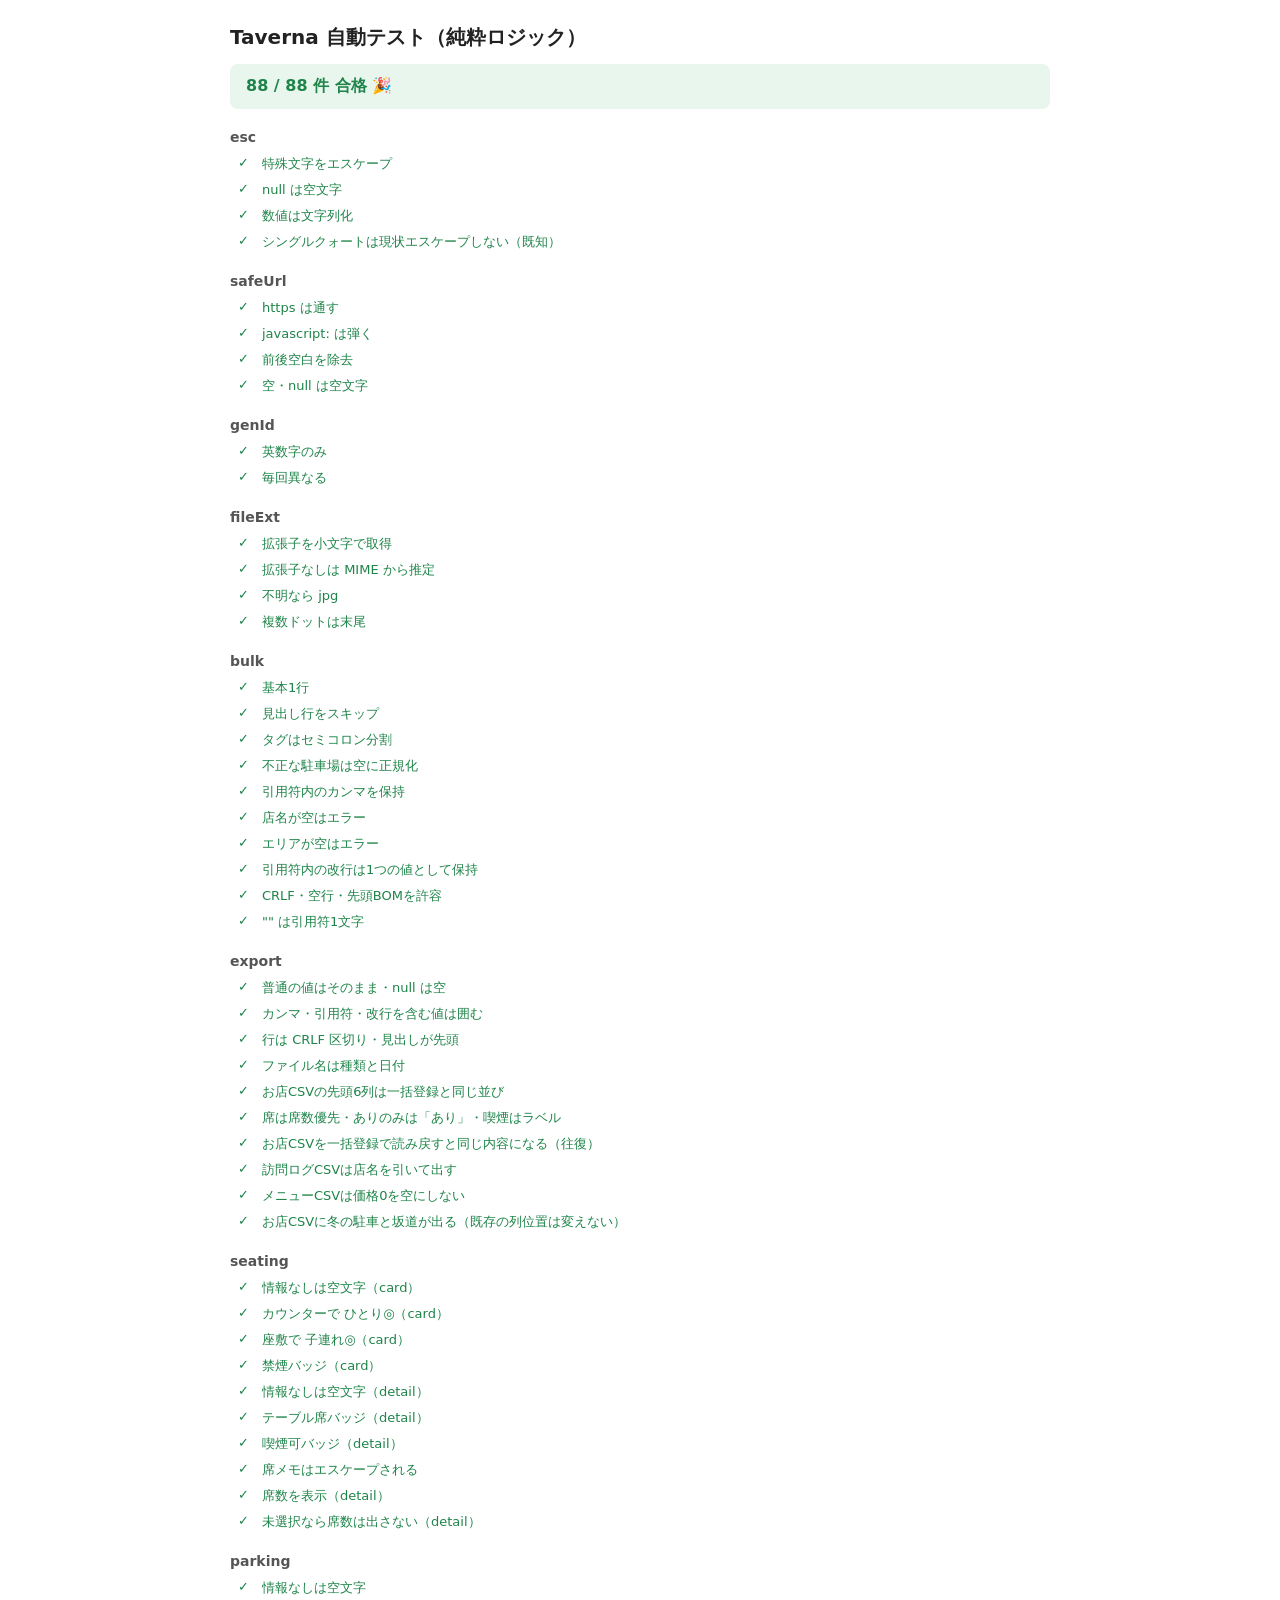
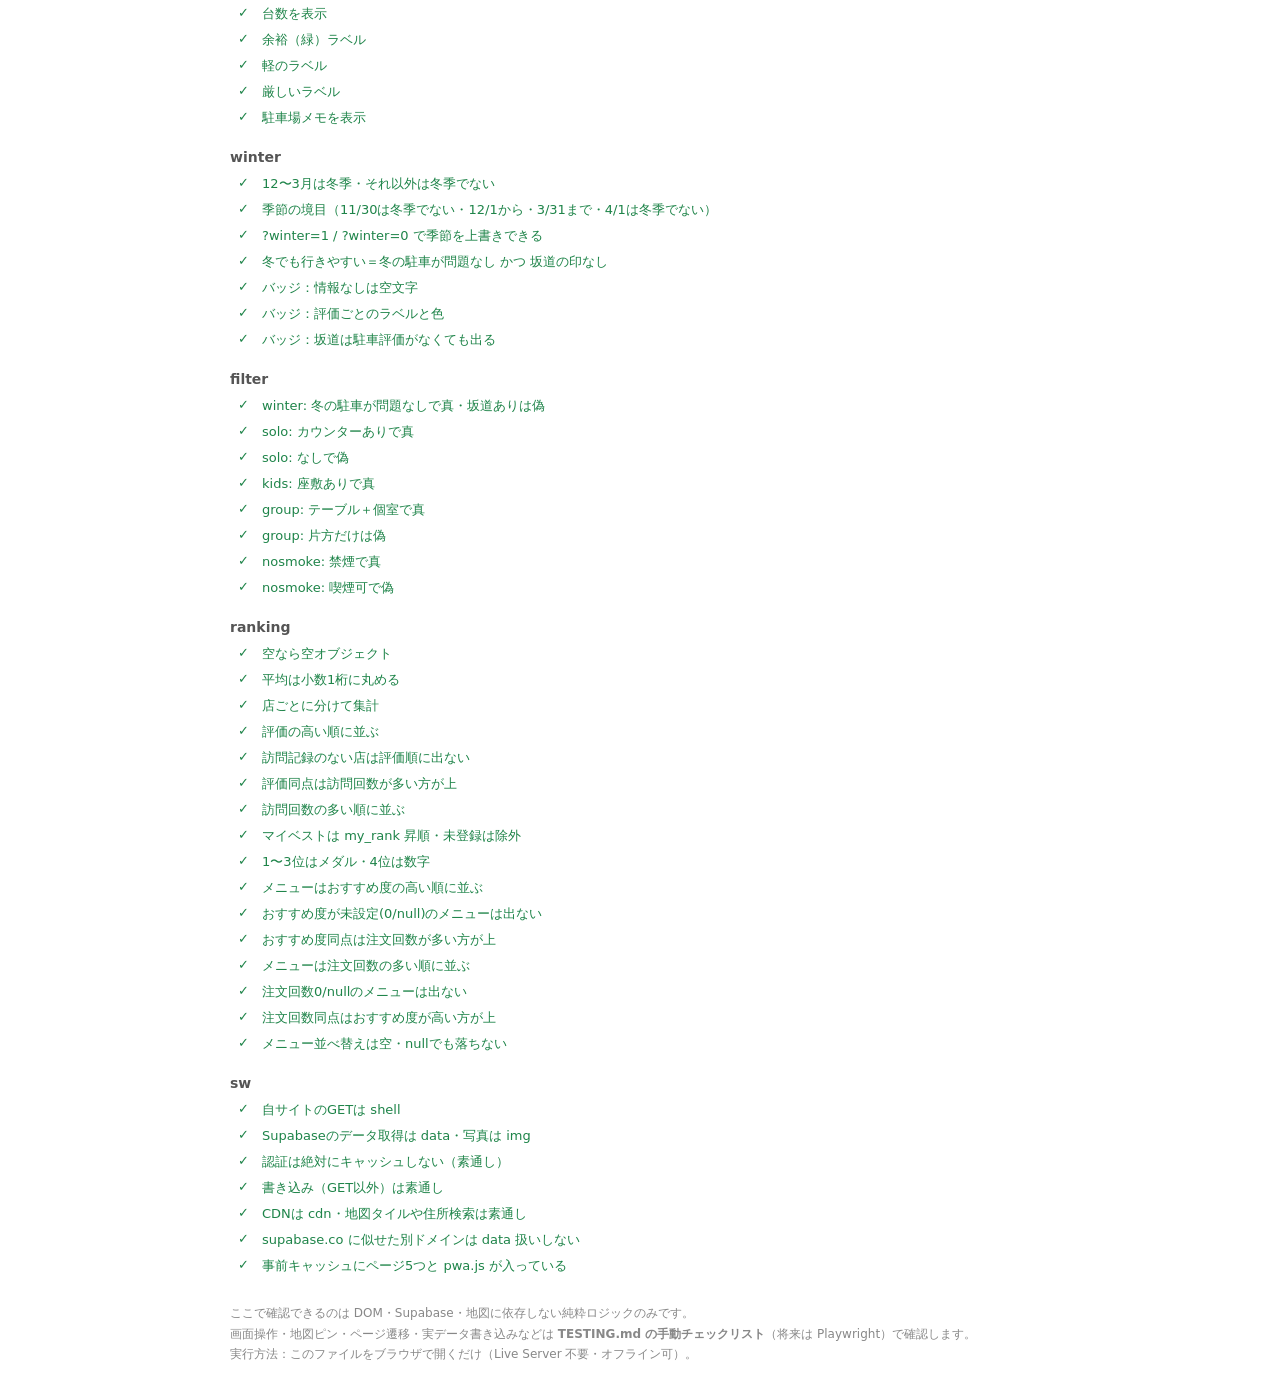
<file: tests.html>
<!DOCTYPE html>
<html lang="ja">
<head>
  <meta charset="UTF-8" />
  <meta name="viewport" content="width=device-width, initial-scale=1.0" />
  <title>Taverna テスト</title>
  <style>
    body { font-family: system-ui, sans-serif; max-width: 820px; margin: 24px auto; padding: 0 16px; color: #222; }
    h1 { font-size: 20px; }
    .summary { font-size: 16px; font-weight: 700; padding: 12px 16px; border-radius: 8px; margin: 12px 0 20px; }
    .summary.ok { background: #e8f6ee; color: #1e8449; }
    .summary.ng { background: #fbeae8; color: #b03a2e; }
    .suite { margin-bottom: 18px; }
    .suite-title { font-weight: 700; font-size: 14px; margin: 14px 0 6px; color: #555; }
    .case { font-size: 13px; padding: 4px 8px; border-radius: 6px; display: flex; gap: 8px; }
    .case.pass { color: #1e8449; }
    .case.fail { color: #b03a2e; background: #fdeaea; }
    .case .mark { width: 16px; flex-shrink: 0; }
    .case .err { color: #b03a2e; font-family: monospace; font-size: 12px; }
    .note { font-size: 12px; color: #888; margin-top: 24px; line-height: 1.7; }
  </style>
</head>
<body>
  <h1>Taverna 自動テスト（純粋ロジック）</h1>
  <div id="summary" class="summary">実行中…</div>
  <div id="results"></div>
  <div class="note">
    ここで確認できるのは DOM・Supabase・地図に依存しない純粋ロジックのみです。<br>
    画面操作・地図ピン・ページ遷移・実データ書き込みなどは <strong>TESTING.md の手動チェックリスト</strong>（将来は Playwright）で確認します。<br>
    実行方法：このファイルをブラウザで開くだけ（Live Server 不要・オフライン可）。
  </div>

  <!-- showToast が呼ばれても落ちないようダミーを置く -->
  <div id="toast" style="display:none;"></div>

  <!-- テスト対象（DOM/Supabase/Leaflet に触れない純粋関数を持つものだけ）-->
  <script src="js/utils.js"></script>
  <script src="js/seating.js"></script>
  <script src="js/parking.js"></script>
  <script src="js/winter.js"></script>
  <script src="js/tags.js"></script>
  <script src="js/bulk.js"></script>
  <script src="js/export.js"></script>
  <script src="js/stores.js"></script>
  <script src="js/ranking.js"></script>
  <!-- sw.js は振り分け判定（routeFor）だけをテストする。イベント登録は window 上では発火しない -->
  <script src="sw.js"></script>

  <script>
    // ─── 極小テストランナー ───
    const T = [];
    function test(suite, name, fn) { T.push({ suite, name, fn }); }
    function assert(cond, msg) { if (!cond) throw new Error(msg || 'assert failed'); }
    function eq(a, b, msg) {
      const A = JSON.stringify(a), B = JSON.stringify(b);
      if (A !== B) throw new Error((msg ? msg + ' / ' : '') + `expected ${B}, got ${A}`);
    }
    function has(str, sub, msg) {
      if (String(str).indexOf(sub) < 0) throw new Error((msg ? msg + ' / ' : '') + `"${sub}" not found in "${str}"`);
    }

    // ─── esc ───
    test('esc', '特殊文字をエスケープ', () => eq(esc('<b>&"'), '&lt;b&gt;&amp;&quot;'));
    test('esc', 'null は空文字', () => eq(esc(null), ''));
    test('esc', '数値は文字列化', () => eq(esc(123), '123'));
    test('esc', "シングルクォートは現状エスケープしない（既知）", () => eq(esc("a'b"), "a'b"));

    // ─── safeUrl ───
    test('safeUrl', 'https は通す', () => eq(safeUrl('https://x.com'), 'https://x.com'));
    test('safeUrl', 'javascript: は弾く', () => eq(safeUrl('javascript:alert(1)'), ''));
    test('safeUrl', '前後空白を除去', () => eq(safeUrl('  http://a.b '), 'http://a.b'));
    test('safeUrl', '空・null は空文字', () => { eq(safeUrl(''), ''); eq(safeUrl(null), ''); });

    // ─── genId ───
    test('genId', '英数字のみ', () => assert(/^[a-z0-9]+$/.test(genId())));
    test('genId', '毎回異なる', () => assert(genId() !== genId()));

    // ─── fileExt ───
    test('fileExt', '拡張子を小文字で取得', () => eq(fileExt({ name: 'a.JPG' }), 'jpg'));
    test('fileExt', '拡張子なしは MIME から推定', () => eq(fileExt({ name: 'a', type: 'image/png' }), 'png'));
    test('fileExt', '不明なら jpg', () => eq(fileExt({ name: 'a' }), 'jpg'));
    test('fileExt', '複数ドットは末尾', () => eq(fileExt({ name: 'a.b.webp' }), 'webp'));

    // ─── bulk: parseBulkText ───
    test('bulk', '基本1行', () => {
      const r = parseBulkText('みせ,函館');
      eq(r.length, 1); eq(r[0].name, 'みせ'); eq(r[0].area, '函館'); eq(r[0].errors, []);
    });
    test('bulk', '見出し行をスキップ', () => {
      const r = parseBulkText('店名,エリア\nみせ,函館');
      eq(r.length, 1); eq(r[0].name, 'みせ');
    });
    test('bulk', 'タグはセミコロン分割', () => {
      const r = parseBulkText('みせ,函館,あり,ラーメン;塩,,');
      eq(r[0].parking, 'あり'); eq(r[0].tags, ['ラーメン', '塩']);
    });
    test('bulk', '不正な駐車場は空に正規化', () => {
      eq(parseBulkText('みせ,函館,てきとう')[0].parking, '');
    });
    test('bulk', '引用符内のカンマを保持', () => {
      eq(parseBulkText('みせ,函館,,,,"a,b"')[0].memo, 'a,b');
    });
    test('bulk', '店名が空はエラー', () => {
      assert(parseBulkText(',函館')[0].errors.includes('店名が空'));
    });
    test('bulk', 'エリアが空はエラー', () => {
      assert(parseBulkText('みせ')[0].errors.includes('エリアが空'));
    });

    test('bulk', '引用符内の改行は1つの値として保持', () => {
      const r = parseBulkText('みせ,函館,,,,"1行目\n2行目"\nべつ,元町');
      eq(r.length, 2); eq(r[0].memo, '1行目\n2行目'); eq(r[1].name, 'べつ');
    });
    test('bulk', 'CRLF・空行・先頭BOMを許容', () => {
      const r = parseBulkText('﻿店名,エリア\r\n\r\nみせ,函館\r\n');
      eq(r.length, 1); eq(r[0].name, 'みせ'); eq(r[0].area, '函館');
    });
    test('bulk', '"" は引用符1文字', () => {
      eq(parseBulkText('みせ,函館,,,,"彼は ""うまい"" と言った"')[0].memo, '彼は "うまい" と言った');
    });

    // ─── export: CSV生成 ───
    test('export', '普通の値はそのまま・null は空', () => {
      eq(csvCell('abc'), 'abc'); eq(csvCell(null), ''); eq(csvCell(undefined), ''); eq(csvCell(0), '0');
    });
    test('export', 'カンマ・引用符・改行を含む値は囲む', () => {
      eq(csvCell('a,b'), '"a,b"'); eq(csvCell('a"b'), '"a""b"'); eq(csvCell('a\nb'), '"a\nb"');
    });
    test('export', '行は CRLF 区切り・見出しが先頭', () => {
      eq(toCsv(['x', 'y'], [[1, 2], [3, null]]), 'x,y\r\n1,2\r\n3,');
    });
    test('export', 'ファイル名は種類と日付', () => {
      eq(exportFileName('stores', new Date(2026, 0, 5)), 'taverna-stores-2026-01-05.csv');
    });
    const ES = [{
      id: 's1', name: 'ラーメン "函館"', area: '五稜郭', parking: 'あり', tags: ['ラーメン', '塩'],
      sns: 'https://x.com/a', memo: '濃厚、また行きたい\n次は味噌',
      seat_counter: true, seat_counter_num: 4, seat_table: true, seat_table_num: null, smoking: 'sep',
    }, { id: 's2', name: 'カフェ', area: '元町', parking: null, tags: null, sns: null, memo: null }];
    test('export', 'お店CSVの先頭6列は一括登録と同じ並び', () => {
      eq(storesToCsv([]).split(',').slice(0, 6), ['店名', 'エリア', '駐車場', 'タグ', 'SNS', 'メモ']);
    });
    test('export', '席は席数優先・ありのみは「あり」・喫煙はラベル', () => {
      const cols = _parseCsvRows(storesToCsv(ES))[1];
      eq(cols.slice(15, 20), ['4', 'あり', '', '', '分煙']);
    });
    test('export', 'お店CSVを一括登録で読み戻すと同じ内容になる（往復）', () => {
      const r = parseBulkText(storesToCsv(ES));
      eq(r.length, 2);
      eq(r[0], { name: 'ラーメン "函館"', area: '五稜郭', parking: 'あり', tags: ['ラーメン', '塩'],
                 sns: 'https://x.com/a', memo: '濃厚、また行きたい\n次は味噌', errors: [] });
      eq(r[1], { name: 'カフェ', area: '元町', parking: '', tags: [], sns: '', memo: '', errors: [] });
    });
    test('export', '訪問ログCSVは店名を引いて出す', () => {
      const rows = _parseCsvRows(visitsToCsv([{ id: 'v1', store_id: 's2', date: '2026-07-01', rating: 5, memo: 'うまい' }], ES));
      eq(rows[0].slice(0, 4), ['店名', '来店日', '評価', 'メモ']);
      eq(rows[1].slice(0, 4), ['カフェ', '2026-07-01', '5', 'うまい']);
    });
    test('export', 'メニューCSVは価格0を空にしない', () => {
      const rows = _parseCsvRows(menusToCsv([{ id: 'm1', store_id: 's2', name: '水', price: 0, recommend_rating: 3, order_count: 2 }], ES));
      eq(rows[1].slice(0, 5), ['カフェ', '水', '0', '3', '2']);
    });

    // ─── seating: renderSeatingBadges ───
    test('seating', '情報なしは空文字（card）', () => eq(renderSeatingBadges({}, 'card'), ''));
    test('seating', 'カウンターで ひとり◎（card）', () => has(renderSeatingBadges({ seat_counter: true }, 'card'), 'ひとり◎'));
    test('seating', '座敷で 子連れ◎（card）', () => has(renderSeatingBadges({ seat_zashiki: true }, 'card'), '子連れ◎'));
    test('seating', '禁煙バッジ（card）', () => has(renderSeatingBadges({ smoking: 'no' }, 'card'), '禁煙'));
    test('seating', '情報なしは空文字（detail）', () => eq(renderSeatingBadges({}, 'detail'), ''));
    test('seating', 'テーブル席バッジ（detail）', () => has(renderSeatingBadges({ seat_table: true }, 'detail'), 'テーブル'));
    test('seating', '喫煙可バッジ（detail）', () => has(renderSeatingBadges({ smoking: 'yes' }, 'detail'), '喫煙可'));
    test('seating', '席メモはエスケープされる', () => has(renderSeatingBadges({ seat_note: '<x>' }, 'detail'), '&lt;x&gt;'));
    test('seating', '席数を表示（detail）', () => has(renderSeatingBadges({ seat_counter: true, seat_counter_num: 4 }, 'detail'), '4席'));
    test('seating', '未選択なら席数は出さない（detail）', () => eq(renderSeatingBadges({ seat_counter_num: 4 }, 'detail'), ''));

    // ─── parking: renderParkingDetail ───
    test('parking', '情報なしは空文字', () => eq(renderParkingDetail({}), ''));
    test('parking', '台数を表示', () => has(renderParkingDetail({ parking_capacity: 5 }), '約5台'));
    test('parking', '余裕（緑）ラベル', () => has(renderParkingDetail({ parking_kei: 3 }), '余裕'));
    test('parking', '軽のラベル', () => has(renderParkingDetail({ parking_kei: 3 }), '軽'));
    test('parking', '厳しいラベル', () => has(renderParkingDetail({ parking_futsuu: 1 }), '厳しい'));
    test('parking', '駐車場メモを表示', () => has(renderParkingDetail({ parking_note: '狭い' }), '狭い'));

    // ─── winter: 冬モード ───
    test('winter', '12〜3月は冬季・それ以外は冬季でない', () => {
      [[11, true], [0, true], [1, true], [2, true]].forEach(([m, w]) => eq(isWinterSeason(new Date(2026, m, 15)), w));
      [3, 6, 10].forEach(m => eq(isWinterSeason(new Date(2026, m, 15)), false));
    });
    test('winter', '季節の境目（11/30は冬季でない・12/1から・3/31まで・4/1は冬季でない）', () => {
      eq(isWinterSeason(new Date(2026, 10, 30)), false); eq(isWinterSeason(new Date(2026, 11, 1)), true);
      eq(isWinterSeason(new Date(2027, 2, 31)), true);   eq(isWinterSeason(new Date(2027, 3, 1)), false);
    });
    test('winter', '?winter=1 / ?winter=0 で季節を上書きできる', () => {
      const july = new Date(2026, 6, 1), jan = new Date(2026, 0, 10);
      eq(winterModeActive('?winter=1', july), true);  eq(winterModeActive('?a=b&winter=0', jan), false);
      eq(winterModeActive('', july), false);          eq(winterModeActive('?winter=9', jan), true);
    });
    test('winter', '冬でも行きやすい＝冬の駐車が問題なし かつ 坂道の印なし', () => {
      eq(isWinterEasy({ winter_parking: 3 }), true);
      eq(isWinterEasy({ winter_parking: 3, slope: true }), false);
      eq(isWinterEasy({ winter_parking: 2 }), false);
      eq(isWinterEasy({}), false, '未評価は含めない');
    });
    test('winter', 'バッジ：情報なしは空文字', () => {
      eq(renderWinterBadges({}, 'card'), ''); eq(renderWinterBadges({ slope: null, winter_parking: null }, 'detail'), '');
    });
    test('winter', 'バッジ：評価ごとのラベルと色', () => {
      has(renderWinterBadges({ winter_parking: 1 }, 'card'), '冬は厳しい'); has(renderWinterBadges({ winter_parking: 1 }, 'card'), 'pk-1');
      has(renderWinterBadges({ winter_parking: 2 }, 'card'), '冬は台数減');
      has(renderWinterBadges({ winter_parking: 3 }, 'detail'), '冬も駐めやすい'); has(renderWinterBadges({ winter_parking: 3 }, 'detail'), 'pk-3');
    });
    test('winter', 'バッジ：坂道は駐車評価がなくても出る', () => {
      has(renderWinterBadges({ slope: true }, 'card'), '坂道あり');
      has(renderWinterBadges({ slope: true }, 'card'), 'winter-card-row');
    });
    test('filter', 'winter: 冬の駐車が問題なしで真・坂道ありは偽', () => {
      assert(cf('winter').test({ winter_parking: 3 }) === true);
      assert(cf('winter').test({ winter_parking: 3, slope: true }) === false);
      assert(cf('winter').test({}) === false);
    });
    test('export', 'お店CSVに冬の駐車と坂道が出る（既存の列位置は変えない）', () => {
      const rows = _parseCsvRows(storesToCsv([{ id: 'w', name: 'a', area: 'b', winter_parking: 2, slope: true, my_rank: 1 }]));
      eq(rows[0].slice(21, 24), ['冬の駐車(1-3)', '坂道', 'マイベスト順位']);
      eq(rows[1].slice(21, 24), ['2', 'あり', '1']);
    });

    // ─── 条件フィルター（CONDITION_FILTERS）───
    const cf = k => CONDITION_FILTERS.find(c => c.key === k);
    test('filter', 'solo: カウンターありで真', () => assert(cf('solo').test({ seat_counter: true }) === true));
    test('filter', 'solo: なしで偽', () => assert(cf('solo').test({ seat_counter: false }) === false));
    test('filter', 'kids: 座敷ありで真', () => assert(cf('kids').test({ seat_zashiki: true }) === true));
    test('filter', 'group: テーブル＋個室で真', () => assert(cf('group').test({ seat_table: true, seat_private: true }) === true));
    test('filter', 'group: 片方だけは偽', () => assert(cf('group').test({ seat_table: true }) === false));
    test('filter', 'nosmoke: 禁煙で真', () => assert(cf('nosmoke').test({ smoking: 'no' }) === true));
    test('filter', 'nosmoke: 喫煙可で偽', () => assert(cf('nosmoke').test({ smoking: 'yes' }) === false));

    // ─── ranking: calcVisitStats ───
    test('ranking', '空なら空オブジェクト', () => eq(calcVisitStats([]), {}));
    test('ranking', '平均は小数1桁に丸める', () => {
      const st = calcVisitStats([
        { store_id: 'a', rating: 4 }, { store_id: 'a', rating: 5 }, { store_id: 'a', rating: 4 }]);
      eq(st.a.count, 3); eq(st.a.avg, 4.3);
    });
    test('ranking', '店ごとに分けて集計', () => {
      const st = calcVisitStats([{ store_id: 'a', rating: 2 }, { store_id: 'b', rating: 5 }]);
      eq(st.a.avg, 2); eq(st.b.avg, 5);
    });

    // ─── ranking: 並べ替え ───
    const RS = [{ id: 'a' }, { id: 'b' }, { id: 'c' }];
    test('ranking', '評価の高い順に並ぶ', () => {
      const st = { a: { avg: 3, count: 1 }, b: { avg: 5, count: 1 } };
      eq(rankByRating(RS, st).map(s => s.id), ['b', 'a']);
    });
    test('ranking', '訪問記録のない店は評価順に出ない', () => {
      eq(rankByRating(RS, { a: { avg: 4, count: 1 } }).length, 1);
    });
    test('ranking', '評価同点は訪問回数が多い方が上', () => {
      const st = { a: { avg: 4, count: 1 }, b: { avg: 4, count: 3 } };
      eq(rankByRating(RS, st)[0].id, 'b');
    });
    test('ranking', '訪問回数の多い順に並ぶ', () => {
      const st = { a: { avg: 5, count: 2 }, b: { avg: 3, count: 7 } };
      eq(rankByVisits(RS, st).map(s => s.id), ['b', 'a']);
    });
    test('ranking', 'マイベストは my_rank 昇順・未登録は除外', () => {
      const stores = [{ id: 'a', my_rank: 2 }, { id: 'b', my_rank: 1 }, { id: 'c', my_rank: null }];
      eq(rankByMyRank(stores).map(s => s.id), ['b', 'a']);
    });
    test('ranking', '1〜3位はメダル・4位は数字', () => {
      eq(rankMark(0), '🥇'); eq(rankMark(2), '🥉'); eq(rankMark(3), '4');
    });

    // ─── ranking: メニューランキング ───
    test('ranking', 'メニューはおすすめ度の高い順に並ぶ', () => {
      const ms = [{ id: 'a', recommend_rating: 3 }, { id: 'b', recommend_rating: 5 }];
      eq(rankMenusByRecommend(ms).map(m => m.id), ['b', 'a']);
    });
    test('ranking', 'おすすめ度が未設定(0/null)のメニューは出ない', () => {
      const ms = [{ id: 'a', recommend_rating: 0 }, { id: 'b', recommend_rating: null }, { id: 'c', recommend_rating: 4 }];
      eq(rankMenusByRecommend(ms).map(m => m.id), ['c']);
    });
    test('ranking', 'おすすめ度同点は注文回数が多い方が上', () => {
      const ms = [{ id: 'a', recommend_rating: 4, order_count: null }, { id: 'b', recommend_rating: 4, order_count: 3 }];
      eq(rankMenusByRecommend(ms)[0].id, 'b');
    });
    test('ranking', 'メニューは注文回数の多い順に並ぶ', () => {
      const ms = [{ id: 'a', order_count: 2, recommend_rating: 5 }, { id: 'b', order_count: 7, recommend_rating: 1 }];
      eq(rankMenusByOrders(ms).map(m => m.id), ['b', 'a']);
    });
    test('ranking', '注文回数0/nullのメニューは出ない', () => {
      const ms = [{ id: 'a', order_count: 0 }, { id: 'b', order_count: null }, { id: 'c', order_count: 1 }];
      eq(rankMenusByOrders(ms).map(m => m.id), ['c']);
    });
    test('ranking', '注文回数同点はおすすめ度が高い方が上', () => {
      const ms = [{ id: 'a', order_count: 2, recommend_rating: null }, { id: 'b', order_count: 2, recommend_rating: 4 }];
      eq(rankMenusByOrders(ms)[0].id, 'b');
    });
    test('ranking', 'メニュー並べ替えは空・nullでも落ちない', () => {
      eq(rankMenusByRecommend(null), []); eq(rankMenusByOrders([]), []);
    });

    // ─── sw: リクエストの振り分け ───
    const SWO = 'https://taverna.example';
    test('sw', '自サイトのGETは shell', () => {
      eq(routeFor('GET', SWO + '/store-detail.html?id=abc', SWO), 'shell');
      eq(routeFor('GET', SWO + '/js/stores.js', SWO), 'shell');
    });
    test('sw', 'Supabaseのデータ取得は data・写真は img', () => {
      eq(routeFor('GET', 'https://x.supabase.co/rest/v1/stores?select=*', SWO), 'data');
      eq(routeFor('GET', 'https://x.supabase.co/storage/v1/object/public/taverna-photos/a/b.jpg', SWO), 'img');
    });
    test('sw', '認証は絶対にキャッシュしない（素通し）', () => {
      eq(routeFor('GET', 'https://x.supabase.co/auth/v1/user', SWO), null);
      eq(routeFor('POST', 'https://x.supabase.co/auth/v1/token?grant_type=password', SWO), null);
    });
    test('sw', '書き込み（GET以外）は素通し', () => {
      eq(routeFor('POST', 'https://x.supabase.co/rest/v1/stores', SWO), null);
      eq(routeFor('PATCH', 'https://x.supabase.co/rest/v1/stores?id=eq.1', SWO), null);
      eq(routeFor('DELETE', 'https://x.supabase.co/rest/v1/visits?id=eq.1', SWO), null);
      eq(routeFor('POST', SWO + '/x', SWO), null);
    });
    test('sw', 'CDNは cdn・地図タイルや住所検索は素通し', () => {
      eq(routeFor('GET', 'https://cdn.jsdelivr.net/npm/@supabase/supabase-js@2', SWO), 'cdn');
      eq(routeFor('GET', 'https://unpkg.com/leaflet@1.9.4/dist/leaflet.js', SWO), 'cdn');
      eq(routeFor('GET', 'https://tile.openstreetmap.org/1/2/3.png', SWO), null);
      eq(routeFor('GET', 'https://msearch.gsi.go.jp/address-search/AddressSearch?q=a', SWO), null);
    });
    test('sw', 'supabase.co に似せた別ドメインは data 扱いしない', () => {
      eq(routeFor('GET', 'https://evilsupabase.co/rest/v1/stores', SWO), null);
      eq(routeFor('GET', 'https://x.supabase.co.evil.com/rest/v1/stores', SWO), null);
    });
    test('sw', '事前キャッシュにページ5つと pwa.js が入っている', () => {
      ['index.html', 'store-detail.html', 'store-edit.html', 'ranking.html', 'login.html', 'js/pwa.js']
        .forEach(f => assert(PRECACHE.includes(f), f + ' が PRECACHE に無い'));
    });

    // ─── 実行＆描画 ───
    window.addEventListener('load', () => {
      let pass = 0, fail = 0;
      const bySuite = {};
      for (const t of T) {
        let ok = true, err = '';
        try { t.fn(); } catch (e) { ok = false; err = e.message; }
        (bySuite[t.suite] = bySuite[t.suite] || []).push({ name: t.name, ok, err });
        ok ? pass++ : fail++;
      }

      const results = document.getElementById('results');
      results.innerHTML = Object.keys(bySuite).map(suite => `
        <div class="suite">
          <div class="suite-title">${suite}</div>
          ${bySuite[suite].map(c => `
            <div class="case ${c.ok ? 'pass' : 'fail'}">
              <span class="mark">${c.ok ? '✓' : '✗'}</span>
              <span>${c.name}${c.ok ? '' : ` — <span class="err">${c.err}</span>`}</span>
            </div>`).join('')}
        </div>`).join('');

      const summary = document.getElementById('summary');
      summary.textContent = `${pass} / ${pass + fail} 件 合格` + (fail ? `（${fail} 件 失敗）` : ' 🎉');
      summary.className = 'summary ' + (fail ? 'ng' : 'ok');
    });
  </script>
</body>
</html>
</file>
